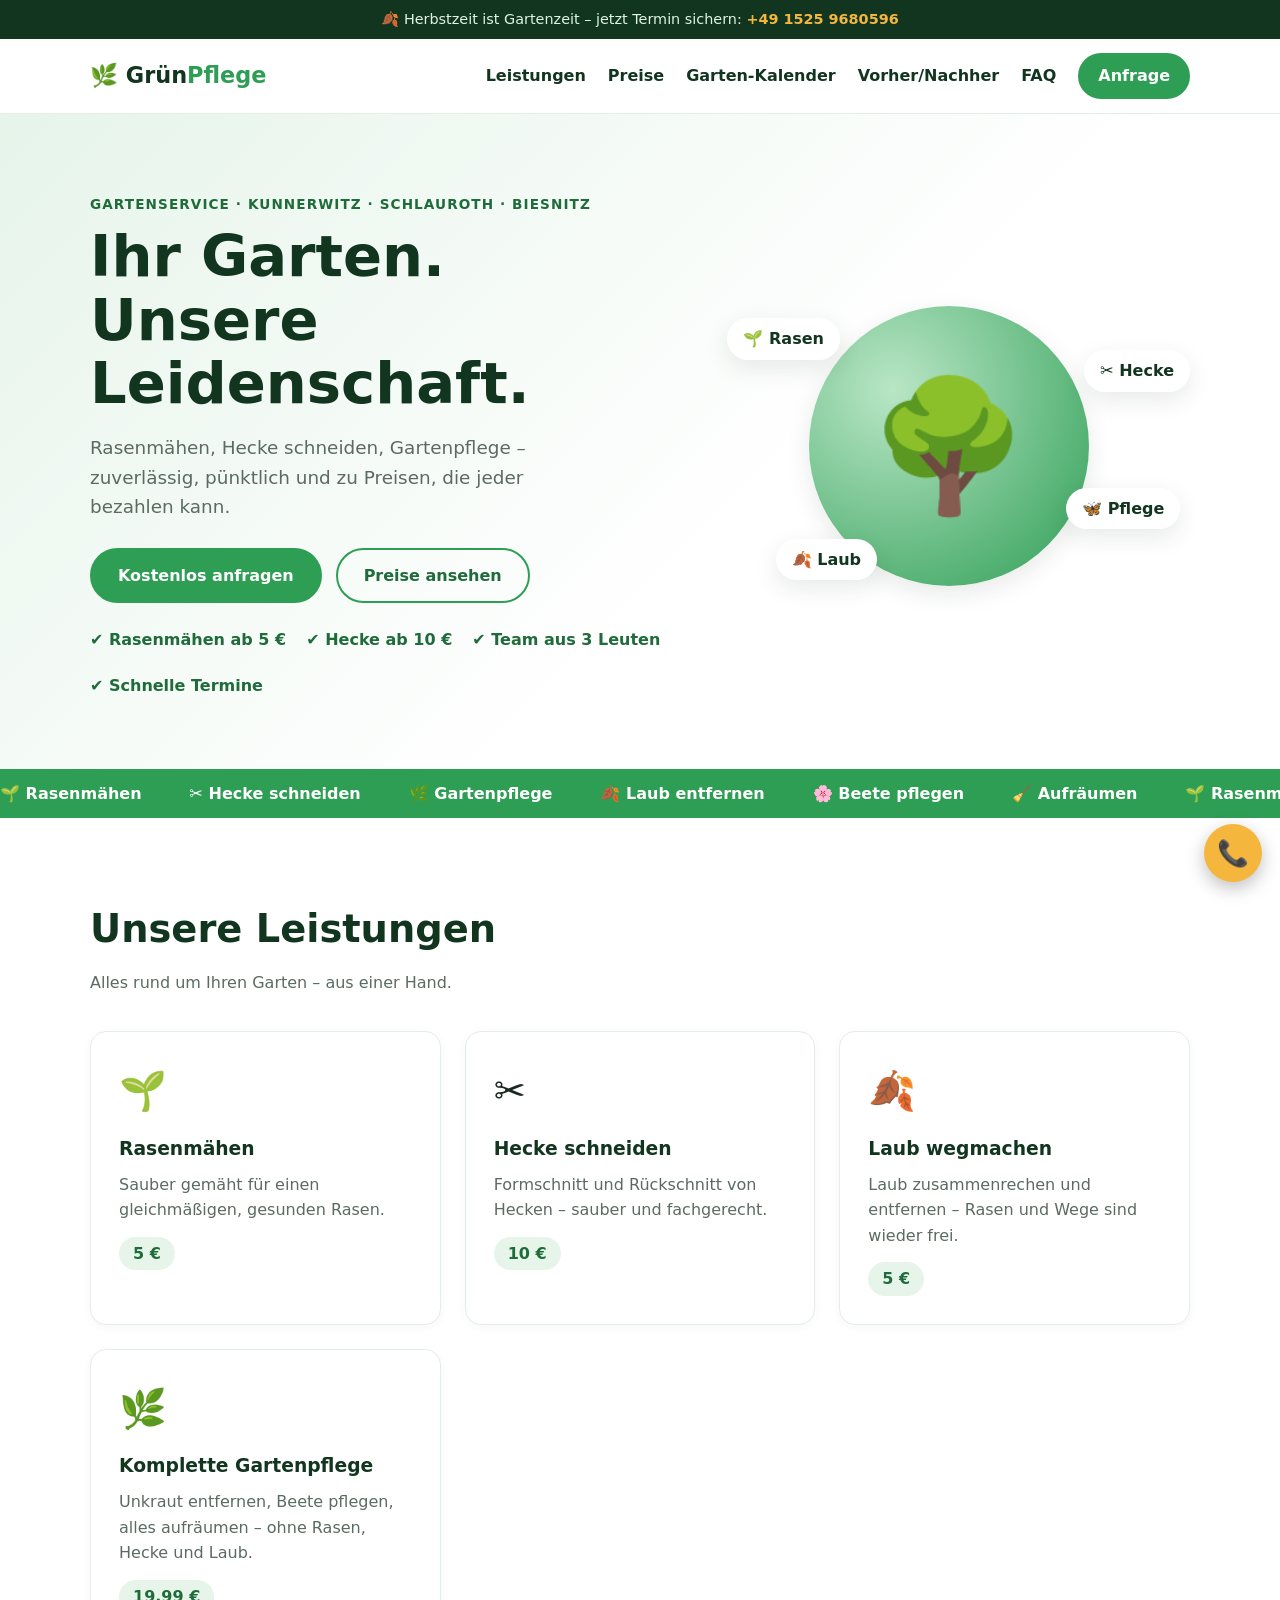
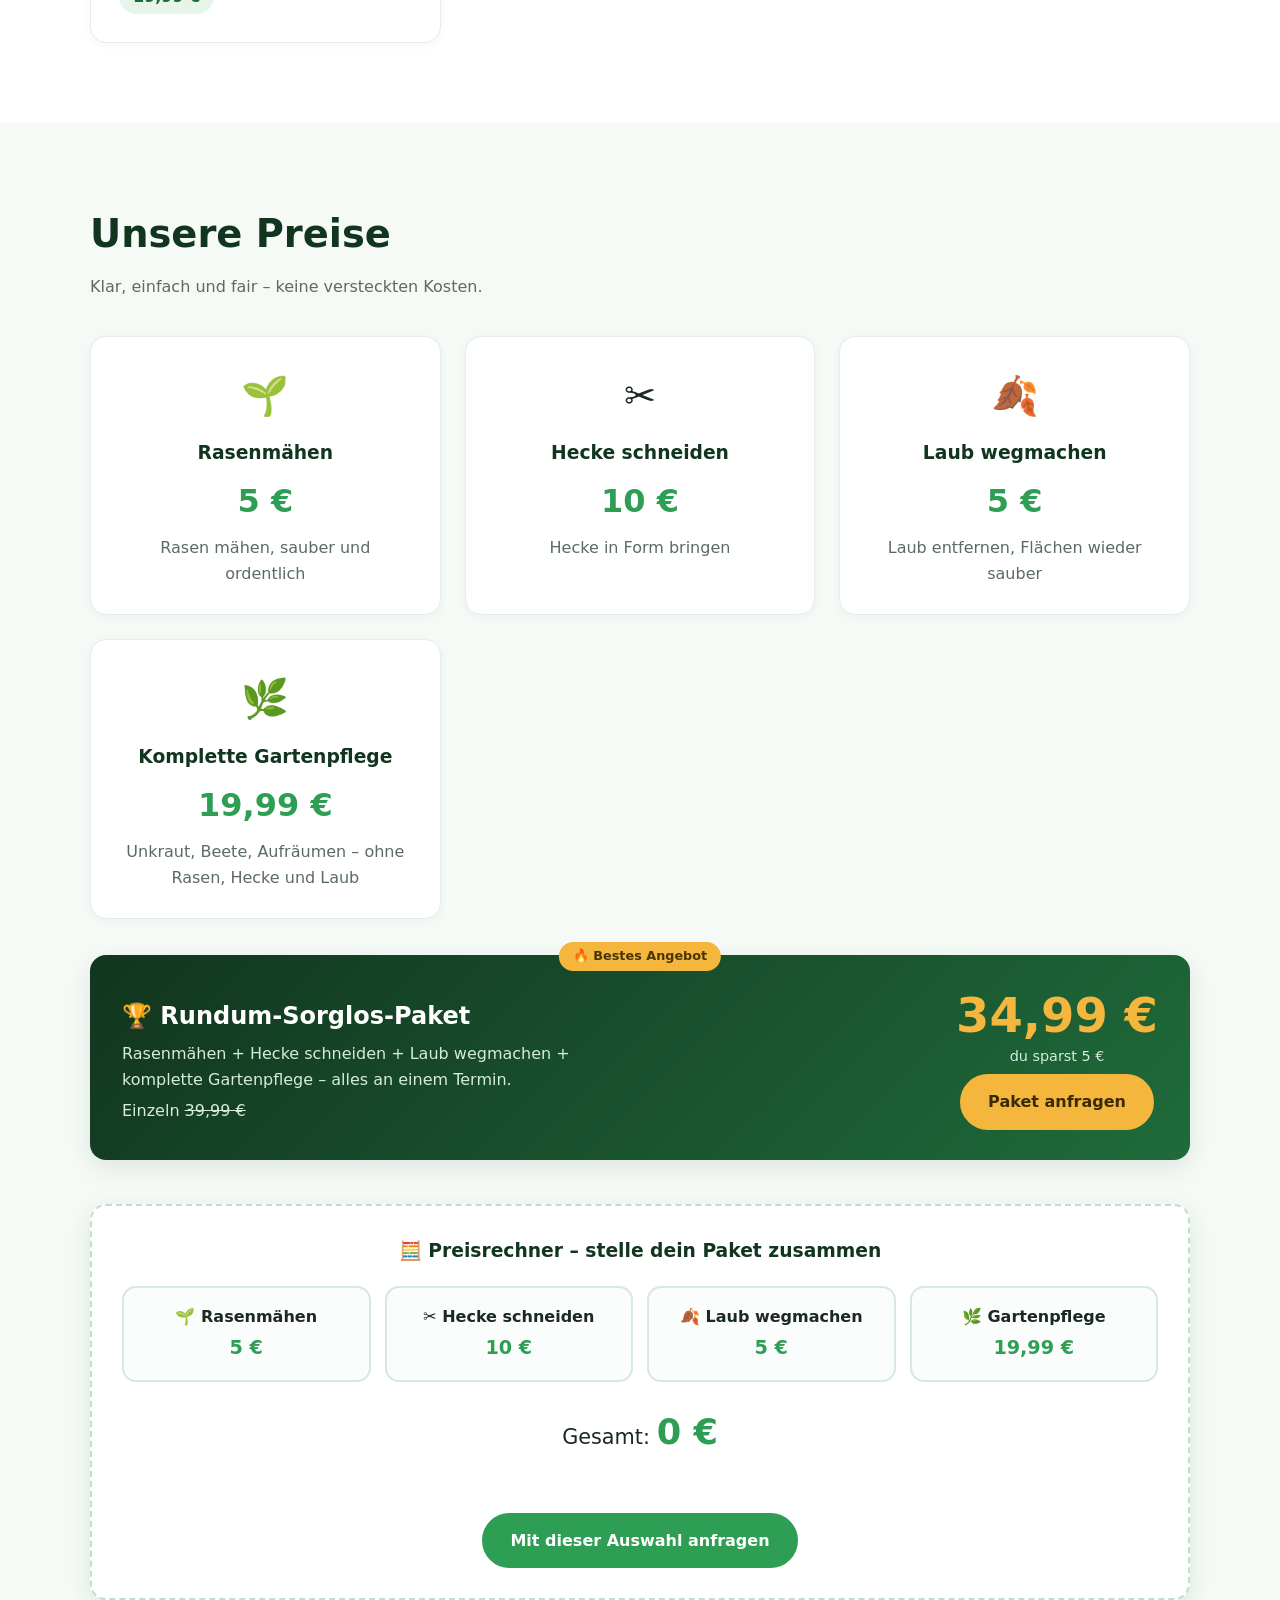
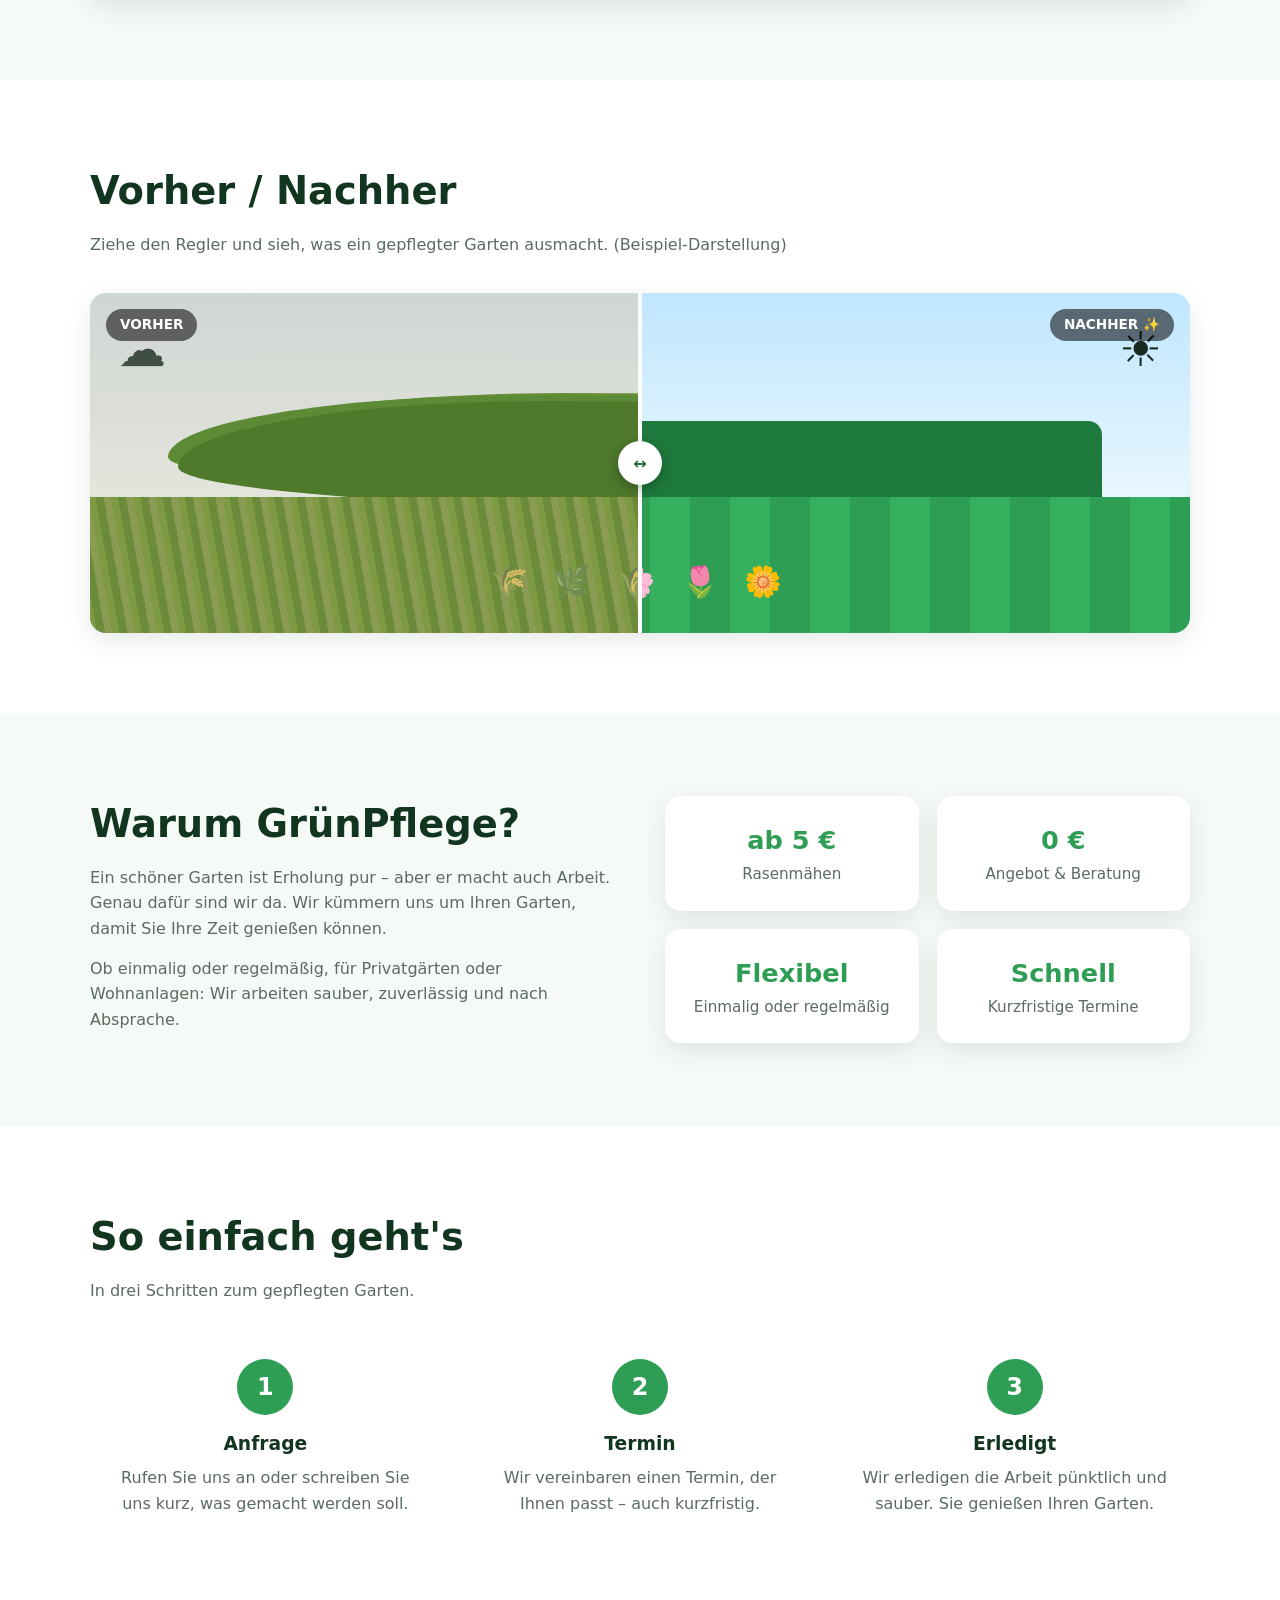
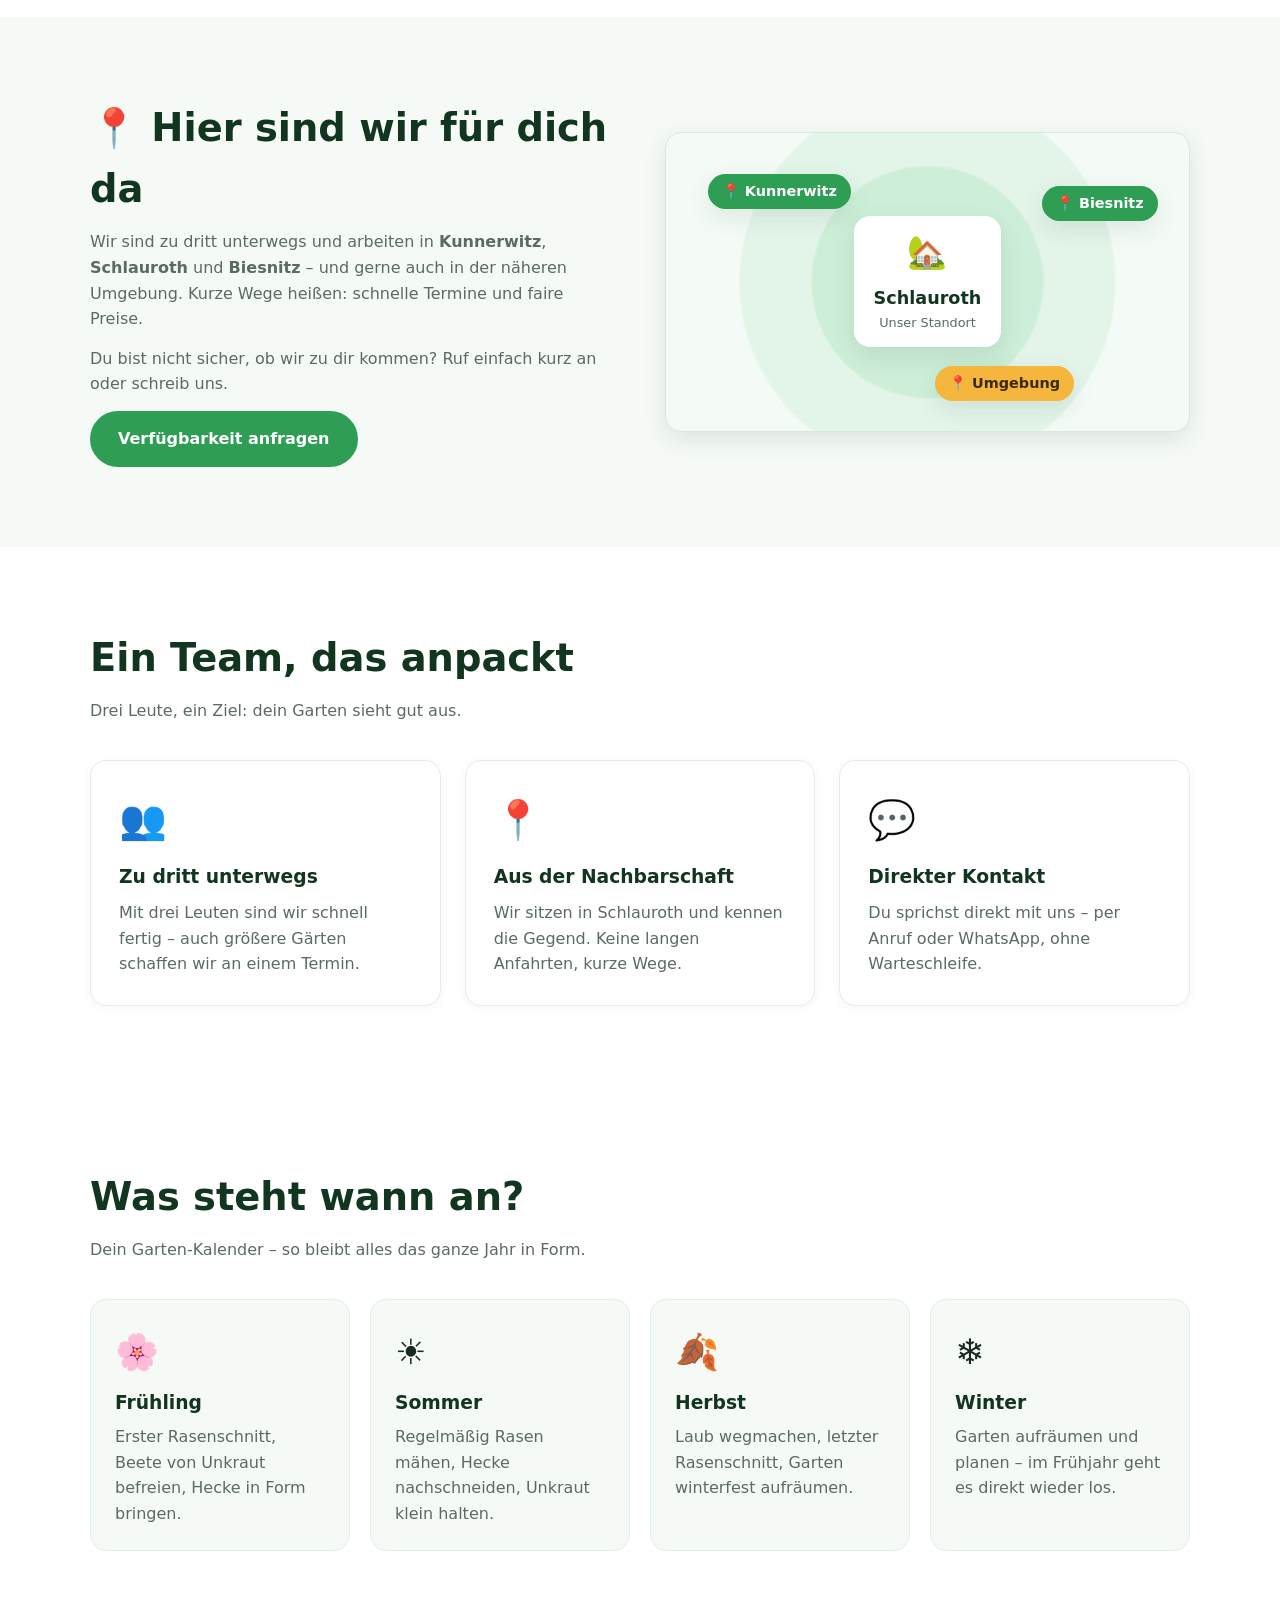
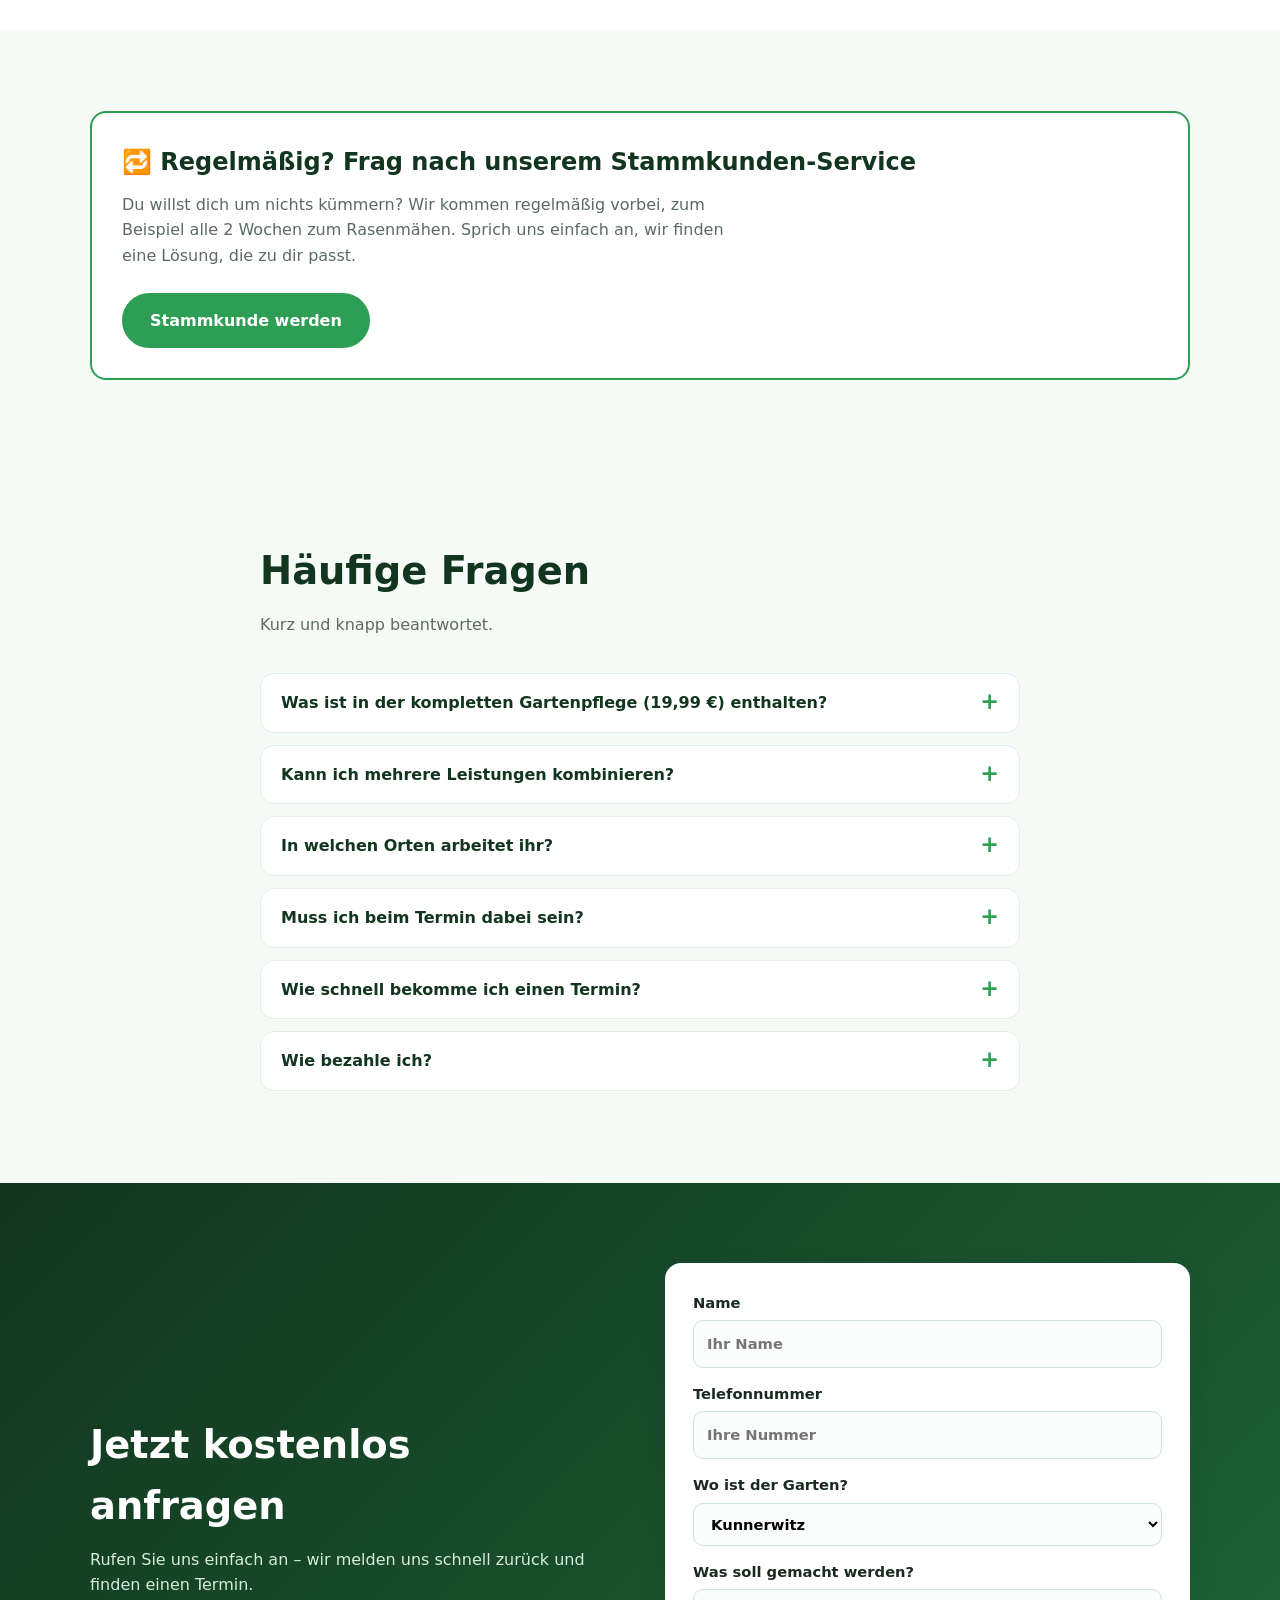
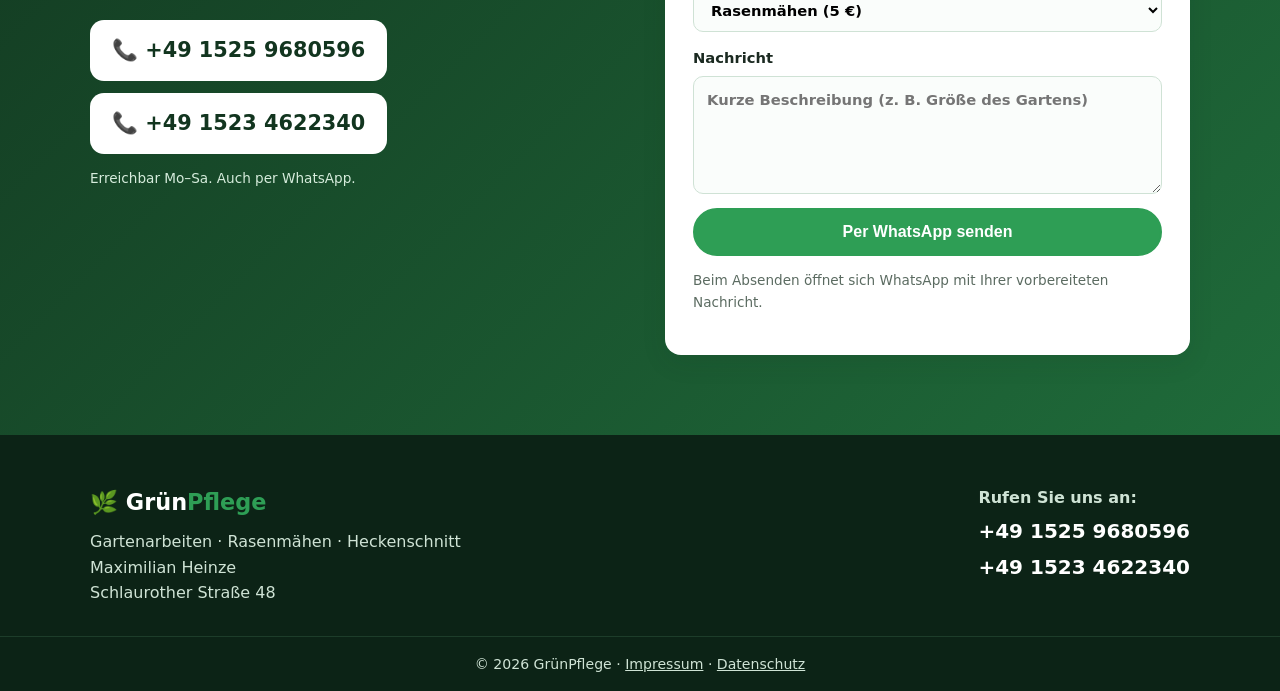
<file: index.html>
<!DOCTYPE html>
<html lang="de">
<head>
  <meta charset="UTF-8">
  <meta name="viewport" content="width=device-width, initial-scale=1">
  <title>GrünPflege – Gartenservice Görlitz: Rasenmähen, Hecke, Gartenpflege</title>
  <meta name="description" content="Ihr zuverlässiger Gartenservice: Rasenmähen 5 €, Hecke schneiden 10 €, Laub wegmachen 5 €, Gartenpflege 19,99 €. Gartenservice in Görlitz-Biesnitz, Schlauroth und Kunnerwitz. Jetzt anfragen!">
  <link rel="stylesheet" href="style.css">
  <script type="application/ld+json">
  {
    "@context": "https://schema.org",
    "@type": "LandscapingBusiness",
    "name": "GrünPflege",
    "founder": "Maximilian Heinze",
    "telephone": ["+49 1525 9680596", "+49 1523 4622340"],
    "address": {"@type": "PostalAddress", "streetAddress": "Schlaurother Straße 48", "addressLocality": "Görlitz", "addressCountry": "DE"},
    "areaServed": ["Kunnerwitz", "Schlauroth", "Biesnitz"]
  }
  </script>
</head>
<body>

  <div class="topbar">🍂 Herbstzeit ist Gartenzeit – jetzt Termin sichern: <a href="tel:+4915259680596">+49 1525 9680596</a></div>

  <header class="site-header">
    <div class="container header-inner">
      <a href="#top" class="logo">🌿 Grün<span>Pflege</span></a>
      <button class="nav-toggle" aria-label="Menü öffnen" aria-expanded="false">☰</button>
      <nav class="nav" id="nav">
        <a href="#leistungen">Leistungen</a>
        <a href="#preise">Preise</a>
        <a href="#saison">Garten-Kalender</a>
        <a href="#vorher-nachher">Vorher/Nachher</a>
        <a href="#faq">FAQ</a>
        <a href="#kontakt" class="btn btn-small">Anfrage</a>
      </nav>
    </div>
  </header>

  <main id="top">

    <!-- HERO -->
    <section class="hero">
      <div class="container hero-inner">
        <div class="hero-text reveal">
          <p class="eyebrow">Gartenservice · Kunnerwitz · Schlauroth · Biesnitz</p>
          <h1>Ihr Garten. <br>Unsere Leidenschaft.</h1>
          <p class="lead">Rasenmähen, Hecke schneiden, Gartenpflege – zuverlässig, pünktlich und zu Preisen, die jeder bezahlen kann.</p>
          <div class="hero-buttons">
            <a href="#kontakt" class="btn">Kostenlos anfragen</a>
            <a href="#preise" class="btn btn-outline">Preise ansehen</a>
          </div>
          <ul class="hero-points">
            <li>✔ Rasenmähen ab 5 €</li>
            <li>✔ Hecke ab 10 €</li>
            <li>✔ Team aus 3 Leuten</li>
            <li>✔ Schnelle Termine</li>
          </ul>
        </div>
        <div class="hero-art" aria-hidden="true">
          <div class="art-circle">🌳</div>
          <div class="art-chip chip1">🌱 Rasen</div>
          <div class="art-chip chip2">✂️ Hecke</div>
          <div class="art-chip chip3">🍂 Laub</div>
          <div class="art-chip chip4">🦋 Pflege</div>
        </div>
      </div>
    </section>

    <!-- LAUFBAND -->
    <div class="marquee" aria-hidden="true">
      <div class="marquee-track">
        <span>🌱 Rasenmähen</span><span>✂️ Hecke schneiden</span><span>🌿 Gartenpflege</span><span>🍂 Laub entfernen</span><span>🌸 Beete pflegen</span><span>🧹 Aufräumen</span>
        <span>🌱 Rasenmähen</span><span>✂️ Hecke schneiden</span><span>🌿 Gartenpflege</span><span>🍂 Laub entfernen</span><span>🌸 Beete pflegen</span><span>🧹 Aufräumen</span>
      </div>
    </div>

    <!-- LEISTUNGEN -->
    <section id="leistungen" class="section">
      <div class="container">
        <h2 class="reveal">Unsere Leistungen</h2>
        <p class="section-sub reveal">Alles rund um Ihren Garten – aus einer Hand.</p>
        <div class="cards">
          <article class="card reveal">
            <div class="icon">🌱</div>
            <h3>Rasenmähen</h3>
            <p>Sauber gemäht für einen gleichmäßigen, gesunden Rasen.</p>
            <span class="mini-price">5 €</span>
          </article>
          <article class="card reveal">
            <div class="icon">✂️</div>
            <h3>Hecke schneiden</h3>
            <p>Formschnitt und Rückschnitt von Hecken – sauber und fachgerecht.</p>
            <span class="mini-price">10 €</span>
          </article>
          <article class="card reveal">
            <div class="icon">🍂</div>
            <h3>Laub wegmachen</h3>
            <p>Laub zusammenrechen und entfernen – Rasen und Wege sind wieder frei.</p>
            <span class="mini-price">5 €</span>
          </article>
          <article class="card reveal">
            <div class="icon">🌿</div>
            <h3>Komplette Gartenpflege</h3>
            <p>Unkraut entfernen, Beete pflegen, alles aufräumen – ohne Rasen, Hecke und Laub.</p>
            <span class="mini-price">19,99 €</span>
          </article>
        </div>
      </div>
    </section>

    <!-- PREISE -->
    <section id="preise" class="section section-alt">
      <div class="container">
        <h2 class="reveal">Unsere Preise</h2>
        <p class="section-sub reveal">Klar, einfach und fair – keine versteckten Kosten.</p>
        <div class="cards">
          <article class="card price reveal">
            <div class="icon">🌱</div>
            <h3>Rasenmähen</h3>
            <p class="price-tag">5 €</p>
            <p>Rasen mähen, sauber und ordentlich</p>
          </article>
          <article class="card price reveal">
            <div class="icon">✂️</div>
            <h3>Hecke schneiden</h3>
            <p class="price-tag">10 €</p>
            <p>Hecke in Form bringen</p>
          </article>
          <article class="card price reveal">
            <div class="icon">🍂</div>
            <h3>Laub wegmachen</h3>
            <p class="price-tag">5 €</p>
            <p>Laub entfernen, Flächen wieder sauber</p>
          </article>
          <article class="card price reveal">
            <div class="icon">🌿</div>
            <h3>Komplette Gartenpflege</h3>
            <p class="price-tag">19,99 €</p>
            <p>Unkraut, Beete, Aufräumen – ohne Rasen, Hecke und Laub</p>
          </article>
        </div>

        <div class="bundle reveal">
          <span class="badge">🔥 Bestes Angebot</span>
          <div class="bundle-text">
            <h3>🏆 Rundum-Sorglos-Paket</h3>
            <p>Rasenmähen + Hecke schneiden + Laub wegmachen + komplette Gartenpflege – alles an einem Termin.</p>
            <p class="bundle-old">Einzeln <s>39,99 €</s></p>
          </div>
          <div class="bundle-price"><strong>34,99 €</strong><span>du sparst 5 €</span><a href="#kontakt" class="btn" data-bundle>Paket anfragen</a></div>
        </div>

        <!-- Preisrechner -->
        <div class="calc reveal">
          <h3>🧮 Preisrechner – stelle dein Paket zusammen</h3>
          <div class="calc-grid">
            <label class="calc-item"><input type="checkbox" data-price="5" data-name="Rasenmähen"><span class="calc-box"><b>🌱 Rasenmähen</b><em>5 €</em></span></label>
            <label class="calc-item"><input type="checkbox" data-price="10" data-name="Hecke schneiden"><span class="calc-box"><b>✂️ Hecke schneiden</b><em>10 €</em></span></label>
            <label class="calc-item"><input type="checkbox" data-price="5" data-name="Laub wegmachen"><span class="calc-box"><b>🍂 Laub wegmachen</b><em>5 €</em></span></label>
            <label class="calc-item"><input type="checkbox" data-price="19.99" data-name="Komplette Gartenpflege"><span class="calc-box"><b>🌿 Gartenpflege</b><em>19,99 €</em></span></label>
          </div>
          <div class="calc-total">Gesamt: <strong id="calc-sum">0 €</strong></div>
          <p class="calc-hint" id="calc-hint"></p>
          <a href="#kontakt" class="btn" id="calc-send">Mit dieser Auswahl anfragen</a>
        </div>
      </div>
    </section>

    <!-- VORHER / NACHHER -->
    <section id="vorher-nachher" class="section">
      <div class="container">
        <h2 class="reveal">Vorher / Nachher</h2>
        <p class="section-sub reveal">Ziehe den Regler und sieh, was ein gepflegter Garten ausmacht. (Beispiel-Darstellung)</p>
        <div class="ba reveal" id="ba">
          <div class="ba-scene ba-after">
            <div class="sun">☀️</div>
            <div class="hedge neat"></div>
            <div class="lawn neat"></div>
            <div class="flowers">🌷 🌼 🌸 🌷 🌼</div>
            <span class="ba-label right">NACHHER ✨</span>
          </div>
          <div class="ba-scene ba-before" id="ba-before">
            <div class="sun dim">☁️</div>
            <div class="hedge messy"></div>
            <div class="lawn messy"></div>
            <div class="flowers weeds">🌾 🌿 🌾 🌿 🌾</div>
            <span class="ba-label left">VORHER</span>
          </div>
          <div class="ba-handle" id="ba-handle"><span>↔</span></div>
          <input type="range" min="0" max="100" value="50" id="ba-range" aria-label="Vorher/Nachher Regler">
        </div>
      </div>
    </section>

    <!-- ÜBER UNS -->
    <section id="ueber-uns" class="section section-alt">
      <div class="container two-col">
        <div class="reveal">
          <h2>Warum GrünPflege?</h2>
          <p>Ein schöner Garten ist Erholung pur – aber er macht auch Arbeit. Genau dafür sind wir da. Wir kümmern uns um Ihren Garten, damit Sie Ihre Zeit genießen können.</p>
          <p>Ob einmalig oder regelmäßig, für Privatgärten oder Wohnanlagen: Wir arbeiten sauber, zuverlässig und nach Absprache.</p>
        </div>
        <div class="stats reveal">
          <div class="stat"><strong>ab 5 €</strong><span>Rasenmähen</span></div>
          <div class="stat"><strong>0 €</strong><span>Angebot & Beratung</span></div>
          <div class="stat"><strong>Flexibel</strong><span>Einmalig oder regelmäßig</span></div>
          <div class="stat"><strong>Schnell</strong><span>Kurzfristige Termine</span></div>
        </div>
      </div>
    </section>

    <!-- ABLAUF -->
    <section id="ablauf" class="section">
      <div class="container">
        <h2 class="reveal">So einfach geht's</h2>
        <p class="section-sub reveal">In drei Schritten zum gepflegten Garten.</p>
        <div class="steps">
          <div class="step reveal"><span class="num">1</span><h3>Anfrage</h3><p>Rufen Sie uns an oder schreiben Sie uns kurz, was gemacht werden soll.</p></div>
          <div class="step reveal"><span class="num">2</span><h3>Termin</h3><p>Wir vereinbaren einen Termin, der Ihnen passt – auch kurzfristig.</p></div>
          <div class="step reveal"><span class="num">3</span><h3>Erledigt</h3><p>Wir erledigen die Arbeit pünktlich und sauber. Sie genießen Ihren Garten.</p></div>
        </div>
      </div>
    </section>

    <!-- EINSATZGEBIET -->
    <section id="einsatzgebiet" class="section section-alt">
      <div class="container two-col">
        <div class="reveal">
          <h2>📍 Hier sind wir für dich da</h2>
          <p>Wir sind zu dritt unterwegs und arbeiten in <strong>Kunnerwitz</strong>, <strong>Schlauroth</strong> und <strong>Biesnitz</strong> – und gerne auch in der näheren Umgebung. Kurze Wege heißen: schnelle Termine und faire Preise.</p>
          <p>Du bist nicht sicher, ob wir zu dir kommen? Ruf einfach kurz an oder schreib uns.</p>
          <a href="#kontakt" class="btn">Verfügbarkeit anfragen</a>
        </div>
        <div class="area reveal">
          <div class="area-center">🏡<br><b>Schlauroth</b><small>Unser Standort</small></div>
          <span class="pin p1">📍 Kunnerwitz</span>
          <span class="pin p2">📍 Biesnitz</span>
          <span class="pin p3">📍 Umgebung</span>
        </div>
      </div>
    </section>

    <!-- TEAM -->
    <section class="section">
      <div class="container">
        <h2 class="reveal">Ein Team, das anpackt</h2>
        <p class="section-sub reveal">Drei Leute, ein Ziel: dein Garten sieht gut aus.</p>
        <div class="cards">
          <article class="card reveal"><div class="icon">👥</div><h3>Zu dritt unterwegs</h3><p>Mit drei Leuten sind wir schnell fertig – auch größere Gärten schaffen wir an einem Termin.</p></article>
          <article class="card reveal"><div class="icon">📍</div><h3>Aus der Nachbarschaft</h3><p>Wir sitzen in Schlauroth und kennen die Gegend. Keine langen Anfahrten, kurze Wege.</p></article>
          <article class="card reveal"><div class="icon">💬</div><h3>Direkter Kontakt</h3><p>Du sprichst direkt mit uns – per Anruf oder WhatsApp, ohne Warteschleife.</p></article>
        </div>
      </div>
    </section>

    <!-- SAISON -->
    <section id="saison" class="section">
      <div class="container">
        <h2 class="reveal">Was steht wann an?</h2>
        <p class="section-sub reveal">Dein Garten-Kalender – so bleibt alles das ganze Jahr in Form.</p>
        <div class="seasons">
          <div class="season reveal"><span>🌸</span><h3>Frühling</h3><p>Erster Rasenschnitt, Beete von Unkraut befreien, Hecke in Form bringen.</p></div>
          <div class="season reveal"><span>☀️</span><h3>Sommer</h3><p>Regelmäßig Rasen mähen, Hecke nachschneiden, Unkraut klein halten.</p></div>
          <div class="season reveal"><span>🍂</span><h3>Herbst</h3><p>Laub wegmachen, letzter Rasenschnitt, Garten winterfest aufräumen.</p></div>
          <div class="season reveal"><span>❄️</span><h3>Winter</h3><p>Garten aufräumen und planen – im Frühjahr geht es direkt wieder los.</p></div>
        </div>
      </div>
    </section>

    <!-- STAMMKUNDEN -->
    <section class="section section-alt">
      <div class="container">
        <div class="regular reveal">
          <div>
            <h2>🔁 Regelmäßig? Frag nach unserem Stammkunden-Service</h2>
            <p>Du willst dich um nichts kümmern? Wir kommen regelmäßig vorbei, zum Beispiel alle 2 Wochen zum Rasenmähen. Sprich uns einfach an, wir finden eine Lösung, die zu dir passt.</p>
          </div>
          <a href="#kontakt" class="btn">Stammkunde werden</a>
        </div>
      </div>
    </section>

    <!-- FAQ -->
    <section id="faq" class="section section-alt">
      <div class="container narrow">
        <h2 class="reveal">Häufige Fragen</h2>
        <p class="section-sub reveal">Kurz und knapp beantwortet.</p>
        <details class="faq reveal">
          <summary>Was ist in der kompletten Gartenpflege (19,99 €) enthalten?</summary>
          <p>Unkraut entfernen, Beete pflegen, Laub und Gartenabfälle zusammenmachen und aufräumen. Rasenmähen, Hecke schneiden und Laub wegmachen sind nicht dabei, die kannst du einzeln dazubuchen.</p>
        </details>
        <details class="faq reveal">
          <summary>Kann ich mehrere Leistungen kombinieren?</summary>
          <p>Ja! Mit dem Preisrechner siehst du direkt, was dein Paket kostet. Alles zusammen gibt es als Rundum-Sorglos-Paket für 34,99 € statt 39,99 € einzeln.</p>
        </details>
        <details class="faq reveal">
          <summary>In welchen Orten arbeitet ihr?</summary>
          <p>In Kunnerwitz, Schlauroth und Biesnitz und gerne auch in der näheren Umgebung. Frag einfach kurz nach.</p>
        </details>
        <details class="faq reveal">
          <summary>Muss ich beim Termin dabei sein?</summary>
          <p>Nein, nicht unbedingt. Wenn wir den Garten erreichen können, erledigen wir alles auch ohne dich.</p>
        </details>
        <details class="faq reveal">
          <summary>Wie schnell bekomme ich einen Termin?</summary>
          <p>Meist sehr kurzfristig. Ruf einfach an oder schreib uns, dann finden wir einen Termin.</p>
        </details>
        <details class="faq reveal">
          <summary>Wie bezahle ich?</summary>
          <p>Nach der Arbeit, ganz einfach. Details besprechen wir bei der Terminabsprache.</p>
        </details>
      </div>
    </section>

    <!-- KONTAKT -->
    <section id="kontakt" class="section contact">
      <div class="container two-col">
        <div class="reveal">
          <h2>Jetzt kostenlos anfragen</h2>
          <p>Rufen Sie uns einfach an – wir melden uns schnell zurück und finden einen Termin.</p>
          <div class="phones">
            <a class="phone" href="tel:+4915259680596">📞 +49 1525 9680596</a>
            <a class="phone" href="tel:+4915234622340">📞 +49 1523 4622340</a>
          </div>
          <p class="small">Erreichbar Mo–Sa. Auch per WhatsApp.</p>
        </div>
        <form class="form reveal" id="contact-form">
          <label>Name
            <input type="text" name="name" required placeholder="Ihr Name">
          </label>
          <label>Telefonnummer
            <input type="tel" name="telefon" required placeholder="Ihre Nummer">
          </label>
          <label>Wo ist der Garten?
            <select name="ort">
              <option>Kunnerwitz</option>
              <option>Schlauroth</option>
              <option>Biesnitz</option>
              <option>Andere Umgebung</option>
            </select>
          </label>
          <label>Was soll gemacht werden?
            <select name="leistung">
              <option>Rasenmähen (5 €)</option>
              <option>Hecke schneiden (10 €)</option>
              <option>Laub wegmachen (5 €)</option>
              <option>Komplette Gartenpflege (19,99 €)</option>
              <option>Rundum-Sorglos-Paket (34,99 €)</option>
              <option>Mehrere Leistungen</option>
              <option>Sonstiges</option>
            </select>
          </label>
          <label>Nachricht
            <textarea name="nachricht" rows="4" placeholder="Kurze Beschreibung (z. B. Größe des Gartens)"></textarea>
          </label>
          <button type="submit" class="btn">Per WhatsApp senden</button>
          <p class="small">Beim Absenden öffnet sich WhatsApp mit Ihrer vorbereiteten Nachricht.</p>
        </form>
      </div>
    </section>

  </main>

  <footer class="site-footer">
    <div class="container footer-inner">
      <div>
        <div class="logo">🌿 Grün<span>Pflege</span></div>
        <p>Gartenarbeiten · Rasenmähen · Heckenschnitt</p>
        <p>Maximilian Heinze<br>Schlaurother Straße 48</p>
      </div>
      <div class="footer-phones">
        <p><strong>Rufen Sie uns an:</strong></p>
        <p><a href="tel:+4915259680596">+49 1525 9680596</a></p>
        <p><a href="tel:+4915234622340">+49 1523 4622340</a></p>
      </div>
    </div>
    <div class="footer-bottom">
      <div class="container">
        <p>© <span id="year"></span> GrünPflege · <a href="impressum.html">Impressum</a> · <a href="datenschutz.html">Datenschutz</a></p>
      </div>
    </div>
  </footer>

  <a class="call-fab" href="tel:+4915259680596" aria-label="Jetzt anrufen">📞</a>

  <script src="script.js"></script>
</body>
</html>
</file>
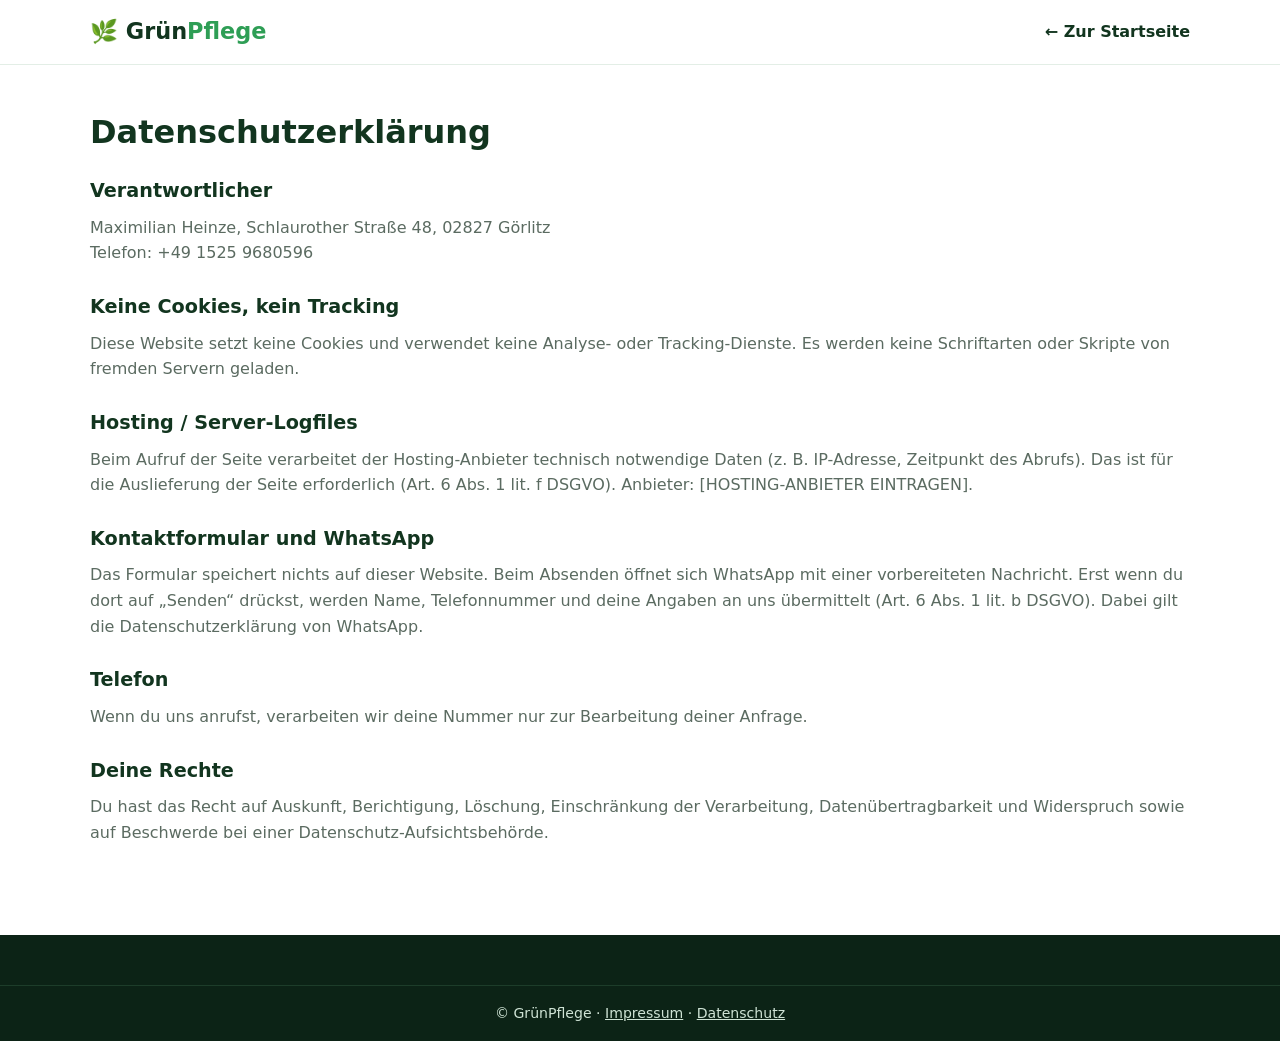
<file: datenschutz.html>
<!DOCTYPE html>
<html lang="de">
<head>
  <meta charset="UTF-8">
  <meta name="viewport" content="width=device-width, initial-scale=1">
  <meta name="robots" content="noindex">
  <title>Datenschutz – GrünPflege</title>
  <link rel="stylesheet" href="style.css">
</head>
<body>
  <header class="site-header"><div class="container header-inner"><a href="index.html" class="logo">🌿 Grün<span>Pflege</span></a><nav class="nav" style="display:flex"><a href="index.html">← Zur Startseite</a></nav></div></header>
  <main class="container legal">
    <h1>Datenschutzerklärung</h1>
    <h2>Verantwortlicher</h2>
    <p>Maximilian Heinze, Schlaurother Straße 48, 02827 Görlitz<br>Telefon: +49 1525 9680596</p>
    <h2>Keine Cookies, kein Tracking</h2>
    <p>Diese Website setzt keine Cookies und verwendet keine Analyse- oder Tracking-Dienste. Es werden keine Schriftarten oder Skripte von fremden Servern geladen.</p>
    <h2>Hosting / Server-Logfiles</h2>
    <p>Beim Aufruf der Seite verarbeitet der Hosting-Anbieter technisch notwendige Daten (z. B. IP-Adresse, Zeitpunkt des Abrufs). Das ist für die Auslieferung der Seite erforderlich (Art. 6 Abs. 1 lit. f DSGVO). Anbieter: [HOSTING-ANBIETER EINTRAGEN].</p>
    <h2>Kontaktformular und WhatsApp</h2>
    <p>Das Formular speichert nichts auf dieser Website. Beim Absenden öffnet sich WhatsApp mit einer vorbereiteten Nachricht. Erst wenn du dort auf „Senden“ drückst, werden Name, Telefonnummer und deine Angaben an uns übermittelt (Art. 6 Abs. 1 lit. b DSGVO). Dabei gilt die Datenschutzerklärung von WhatsApp.</p>
    <h2>Telefon</h2>
    <p>Wenn du uns anrufst, verarbeiten wir deine Nummer nur zur Bearbeitung deiner Anfrage.</p>
    <h2>Deine Rechte</h2>
    <p>Du hast das Recht auf Auskunft, Berichtigung, Löschung, Einschränkung der Verarbeitung, Datenübertragbarkeit und Widerspruch sowie auf Beschwerde bei einer Datenschutz-Aufsichtsbehörde.</p>
  </main>
  <footer class="site-footer"><div class="footer-bottom"><div class="container"><p>© GrünPflege · <a href="impressum.html">Impressum</a> · <a href="datenschutz.html">Datenschutz</a></p></div></div></footer>
</body>
</html>
</file>
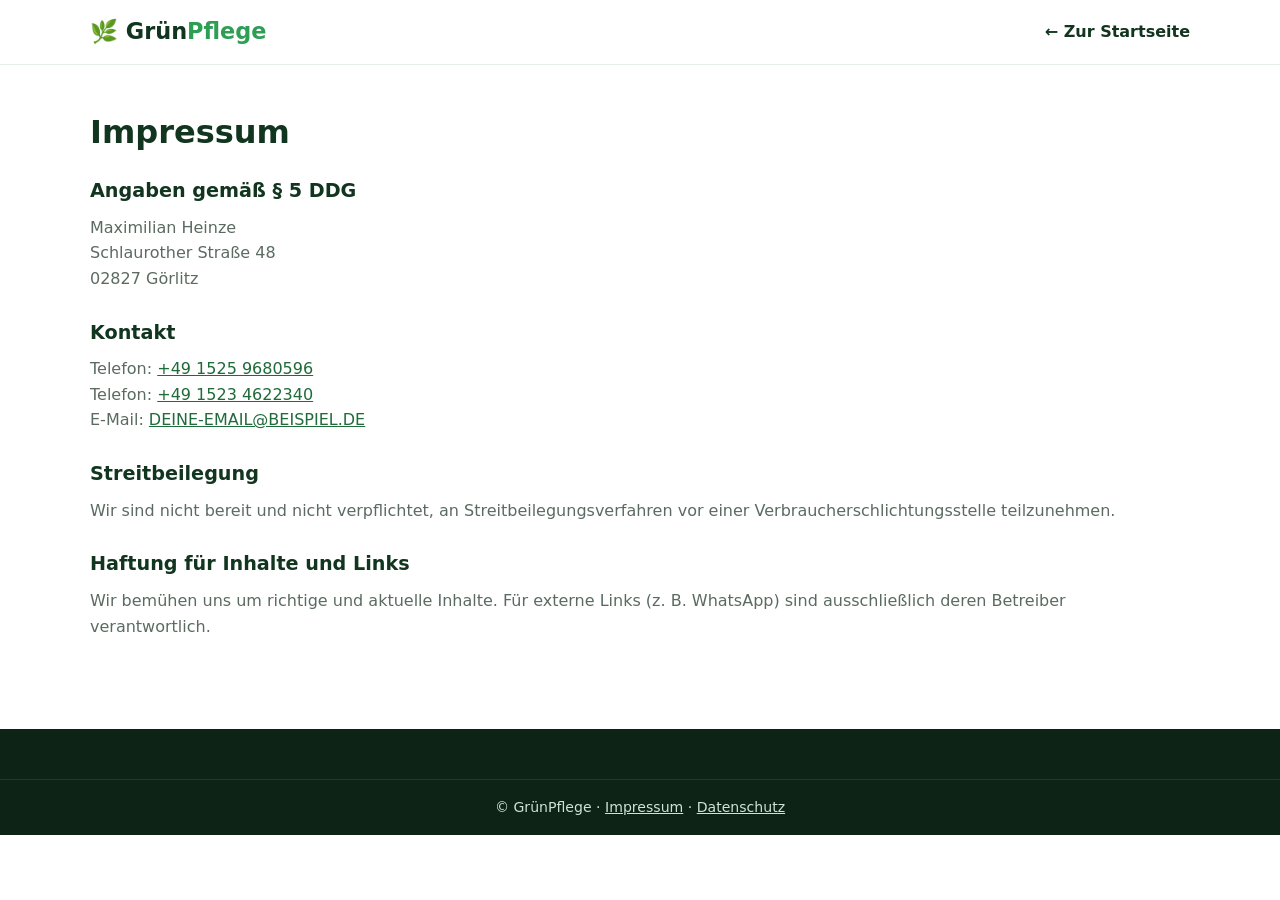
<file: impressum.html>
<!DOCTYPE html>
<html lang="de">
<head>
  <meta charset="UTF-8">
  <meta name="viewport" content="width=device-width, initial-scale=1">
  <meta name="robots" content="noindex">
  <title>Impressum – GrünPflege</title>
  <link rel="stylesheet" href="style.css">
</head>
<body>
  <header class="site-header"><div class="container header-inner"><a href="index.html" class="logo">🌿 Grün<span>Pflege</span></a><nav class="nav" style="display:flex"><a href="index.html">← Zur Startseite</a></nav></div></header>
  <main class="container legal">
    <h1>Impressum</h1>
    <h2>Angaben gemäß § 5 DDG</h2>
    <p>Maximilian Heinze<br>Schlaurother Straße 48<br>02827 Görlitz</p>
    <h2>Kontakt</h2>
    <p>Telefon: <a href="tel:+4915259680596">+49 1525 9680596</a><br>
    Telefon: <a href="tel:+4915234622340">+49 1523 4622340</a><br>
    E-Mail: <a href="mailto:DEINE-EMAIL@BEISPIEL.DE">DEINE-EMAIL@BEISPIEL.DE</a></p>
    <h2>Streitbeilegung</h2>
    <p>Wir sind nicht bereit und nicht verpflichtet, an Streitbeilegungsverfahren vor einer Verbraucherschlichtungsstelle teilzunehmen.</p>
    <h2>Haftung für Inhalte und Links</h2>
    <p>Wir bemühen uns um richtige und aktuelle Inhalte. Für externe Links (z. B. WhatsApp) sind ausschließlich deren Betreiber verantwortlich.</p>
  </main>
  <footer class="site-footer"><div class="footer-bottom"><div class="container"><p>© GrünPflege · <a href="impressum.html">Impressum</a> · <a href="datenschutz.html">Datenschutz</a></p></div></div></footer>
</body>
</html>
</file>
<file: style.css>
:root {
  --green-900: #12351f;
  --green-700: #1f6b3a;
  --green-500: #2e9e55;
  --green-100: #e6f4ea;
  --sun: #f4b63d;
  --ink: #1b2a21;
  --muted: #5b6b61;
  --bg: #ffffff;
  --bg-alt: #f5faf6;
  --radius: 16px;
  --shadow: 0 8px 24px rgba(18, 53, 31, 0.10);
}

* { box-sizing: border-box; margin: 0; padding: 0; }
html { scroll-behavior: smooth; }
body {
  font-family: system-ui, -apple-system, "Segoe UI", Roboto, Arial, sans-serif;
  color: var(--ink);
  background: var(--bg);
  line-height: 1.6;
}
a { color: inherit; text-decoration: none; }
.container { width: min(1100px, 92%); margin: 0 auto; }

/* Header */
.site-header {
  position: sticky; top: 0; z-index: 50;
  background: rgba(255,255,255,0.95);
  backdrop-filter: blur(8px);
  border-bottom: 1px solid #e3eee6;
}
.header-inner { display: flex; align-items: center; justify-content: space-between; padding: 14px 0; }
.logo { font-weight: 800; font-size: 1.4rem; color: var(--green-900); }
.logo span { color: var(--green-500); }
.nav { display: flex; align-items: center; gap: 22px; }
.nav a { font-weight: 600; color: var(--green-900); }
.nav a:hover { color: var(--green-500); }
.nav-toggle { display: none; background: none; border: 0; font-size: 1.8rem; cursor: pointer; color: var(--green-900); }

/* Buttons */
.btn {
  display: inline-block; cursor: pointer; border: 2px solid var(--green-500);
  background: var(--green-500); color: #fff; font-weight: 700;
  padding: 13px 26px; border-radius: 999px; font-size: 1rem;
  transition: transform .15s, background .15s, box-shadow .15s;
}
.btn:hover { background: var(--green-700); border-color: var(--green-700); transform: translateY(-2px); box-shadow: var(--shadow); }
.btn-outline { background: transparent; color: var(--green-700); }
.btn-outline:hover { color: #fff; }
.btn-small { padding: 8px 18px; }
.nav .btn-small { color: #fff; }
.nav .btn-small:hover { color: #fff; }

/* Hero */
.hero {
  background: linear-gradient(135deg, var(--green-100), #fff 60%);
  padding: 80px 0 70px;
}
.hero-inner { display: grid; grid-template-columns: 1.2fr 1fr; gap: 40px; align-items: center; }
.eyebrow { color: var(--green-700); font-weight: 700; text-transform: uppercase; letter-spacing: .08em; font-size: .85rem; margin-bottom: 10px; }
h1 { font-size: clamp(2.2rem, 5vw, 3.6rem); line-height: 1.1; color: var(--green-900); margin-bottom: 18px; }
.lead { font-size: 1.15rem; color: var(--muted); max-width: 520px; margin-bottom: 26px; }
.hero-buttons { display: flex; gap: 14px; flex-wrap: wrap; margin-bottom: 24px; }
.hero-points { list-style: none; display: flex; gap: 20px; flex-wrap: wrap; color: var(--green-700); font-weight: 600; }

.hero-art { position: relative; display: grid; place-items: center; min-height: 320px; }
.art-circle {
  width: 280px; height: 280px; border-radius: 50%;
  background: radial-gradient(circle at 30% 30%, #b9e6c6, var(--green-500));
  display: grid; place-items: center; font-size: 8rem;
  box-shadow: var(--shadow);
}
.art-chip {
  position: absolute; background: #fff; padding: 8px 16px; border-radius: 999px;
  font-weight: 700; box-shadow: var(--shadow); color: var(--green-900);
  animation: float 4s ease-in-out infinite;
}
.chip1 { top: 10%; left: 4%; }
.chip2 { top: 20%; right: 0; animation-delay: .8s; }
.chip3 { bottom: 8%; left: 14%; animation-delay: 1.6s; }
@keyframes float { 0%,100% { transform: translateY(0); } 50% { transform: translateY(-10px); } }

/* Sections */
.section { padding: 80px 0; }
.section-alt { background: var(--bg-alt); }
h2 { font-size: clamp(1.7rem, 3.5vw, 2.4rem); color: var(--green-900); margin-bottom: 10px; }
.section-sub { color: var(--muted); margin-bottom: 36px; }

.cards { display: grid; grid-template-columns: repeat(auto-fit, minmax(260px, 1fr)); gap: 24px; }
.card {
  position: relative; background: #fff; border: 1px solid #e3eee6; border-radius: var(--radius);
  padding: 28px; box-shadow: 0 2px 10px rgba(18,53,31,.04);
  transition: transform .2s, box-shadow .2s;
}
.card:hover { transform: translateY(-6px); box-shadow: var(--shadow); }
.card .icon { font-size: 2.4rem; margin-bottom: 12px; }
.card h3 { color: var(--green-900); margin-bottom: 8px; }
.card p { color: var(--muted); }

.two-col { display: grid; grid-template-columns: 1fr 1fr; gap: 50px; align-items: center; }
.two-col p { margin-bottom: 14px; color: var(--muted); }
.stats { display: grid; grid-template-columns: 1fr 1fr; gap: 18px; }
.stat { background: #fff; border-radius: var(--radius); padding: 24px; text-align: center; box-shadow: var(--shadow); }
.stat strong { display: block; font-size: 1.6rem; color: var(--green-500); }
.stat span { color: var(--muted); font-size: .95rem; }

/* Steps */
.steps { display: grid; grid-template-columns: repeat(auto-fit, minmax(240px, 1fr)); gap: 24px; }
.step { text-align: center; padding: 20px; }
.num {
  display: inline-grid; place-items: center; width: 56px; height: 56px; border-radius: 50%;
  background: var(--green-500); color: #fff; font-size: 1.5rem; font-weight: 800; margin-bottom: 14px;
}
.step h3 { color: var(--green-900); margin-bottom: 6px; }
.step p { color: var(--muted); }

/* Prices */
.price { text-align: center; }
.price-tag { font-size: 2rem; font-weight: 800; color: var(--green-500) !important; margin: 8px 0; }
.price.featured { border: 2px solid var(--green-500); }
.badge {
  position: absolute; top: -13px; left: 50%; transform: translateX(-50%);
  background: var(--sun); color: #4a3500; font-weight: 800; font-size: .8rem;
  padding: 4px 14px; border-radius: 999px;
}
.note { text-align: center; color: var(--muted); margin-top: 26px; font-size: .95rem; }

/* Contact */
.contact { background: linear-gradient(135deg, var(--green-900), var(--green-700)); color: #fff; }
.contact h2 { color: #fff; }
.contact .two-col p { color: #d6ecdc; }
.phones { display: flex; flex-direction: column; gap: 12px; margin: 22px 0 14px; }
.phone {
  display: inline-block; background: #fff; color: var(--green-900); font-weight: 800;
  font-size: 1.3rem; padding: 14px 22px; border-radius: 14px; width: fit-content;
  transition: transform .15s;
}
.phone:hover { transform: scale(1.04); }
.small { font-size: .85rem; }

.form {
  background: #fff; color: var(--ink); border-radius: var(--radius); padding: 28px;
  display: grid; gap: 14px; box-shadow: var(--shadow);
}
.form label { display: grid; gap: 6px; font-weight: 600; font-size: .92rem; }
.form input, .form select, .form textarea {
  font: inherit; padding: 11px 13px; border: 1.5px solid #cfe2d5; border-radius: 10px; background: #fafdfb;
}
.form input:focus, .form select:focus, .form textarea:focus { outline: none; border-color: var(--green-500); }
.form .small { color: var(--muted) !important; }

/* Footer */
.site-footer { background: #0c2316; color: #cfe3d5; padding-top: 50px; }
.footer-inner { display: flex; justify-content: space-between; gap: 30px; flex-wrap: wrap; padding-bottom: 30px; }
.site-footer .logo { color: #fff; margin-bottom: 8px; }
.footer-phones a { font-size: 1.25rem; font-weight: 800; color: #fff; }
.footer-phones a:hover { color: var(--sun); }
.footer-phones p { margin-bottom: 4px; }
.footer-bottom { border-top: 1px solid #1d3d2a; padding: 16px 0; font-size: .88rem; text-align: center; }

/* Floating call button */
.call-fab {
  position: fixed; right: 18px; bottom: 18px; z-index: 60;
  width: 58px; height: 58px; border-radius: 50%; display: grid; place-items: center;
  background: var(--sun); font-size: 1.6rem; box-shadow: 0 6px 18px rgba(0,0,0,.25);
}

/* Topbar */
.topbar { background: var(--green-900); color: #dff3e5; text-align: center; padding: 8px 12px; font-size: .9rem; }
.topbar a { color: var(--sun); font-weight: 800; }

/* Marquee */
.marquee { overflow: hidden; background: var(--green-500); color: #fff; padding: 12px 0; font-weight: 700; }
.marquee-track { display: flex; gap: 48px; width: max-content; animation: scroll 28s linear infinite; }
.marquee-track span { white-space: nowrap; }
@keyframes scroll { to { transform: translateX(-50%); } }
.chip4 { bottom: 24%; right: 2%; animation-delay: 2.2s; }

/* Mini price on cards */
.mini-price {
  display: inline-block; margin-top: 14px; background: var(--green-100); color: var(--green-700);
  font-weight: 800; padding: 4px 14px; border-radius: 999px;
}
.narrow { width: min(760px, 92%); }

/* Reveal animation */
.reveal { opacity: 0; transform: translateY(26px); transition: opacity .7s ease, transform .7s ease; }
.reveal.in { opacity: 1; transform: none; }

/* Price calculator */
.calc {
  margin-top: 44px; background: #fff; border-radius: var(--radius); padding: 30px;
  box-shadow: var(--shadow); text-align: center; border: 2px dashed #bfe0c8;
}
.calc h3 { color: var(--green-900); margin-bottom: 20px; }
.calc-grid { display: grid; grid-template-columns: repeat(auto-fit, minmax(200px, 1fr)); gap: 14px; margin-bottom: 22px; }
.calc-item input { position: absolute; opacity: 0; }
.calc-box {
  display: flex; flex-direction: column; gap: 4px; padding: 16px; border-radius: 14px; cursor: pointer;
  border: 2px solid #d6e9dc; background: #fafdfb; transition: all .15s;
}
.calc-box em { font-style: normal; color: var(--green-500); font-weight: 800; font-size: 1.2rem; }
.calc-item input:checked + .calc-box { border-color: var(--green-500); background: var(--green-100); transform: scale(1.03); }
.calc-item input:focus-visible + .calc-box { outline: 3px solid var(--sun); }
.calc-total { font-size: 1.3rem; margin-bottom: 16px; }
.calc-total strong { font-size: 2.2rem; color: var(--green-500); }

/* Before / After */
.ba {
  position: relative; height: 340px; border-radius: var(--radius); overflow: hidden;
  box-shadow: var(--shadow); user-select: none; touch-action: pan-y;
}
.ba-scene { position: absolute; inset: 0; overflow: hidden; }
.ba-after { background: linear-gradient(#bfe6ff, #e8f7ff 60%); }
.ba-before { background: linear-gradient(#cfd6d3, #e4e4dc 60%); clip-path: inset(0 50% 0 0); }
.sun { position: absolute; top: 18px; right: 28px; font-size: 3rem; }
.sun.dim { right: auto; left: 28px; opacity: .8; }
.hedge { position: absolute; left: 8%; right: 8%; bottom: 36%; height: 90px; }
.hedge.neat { background: #1f7a3d; border-radius: 14px; box-shadow: inset 0 -8px 0 rgba(0,0,0,.12); }
.hedge.messy {
  background: #4f7a2c; height: 110px; border-radius: 40% 60% 30% 70% / 60% 30% 70% 40%;
  box-shadow: -14px -10px 0 -4px #5d8a34, 16px -14px 0 -6px #6a8f3a;
}
.lawn { position: absolute; left: 0; right: 0; bottom: 0; height: 40%; }
.lawn.neat { background: repeating-linear-gradient(90deg, #35b05f 0 40px, #2e9e55 40px 80px); }
.lawn.messy { background: repeating-linear-gradient(80deg, #7e9a45 0 7px, #6b8a3a 7px 15px, #8a9c52 15px 22px); }
.flowers { position: absolute; bottom: 8%; width: 100%; text-align: center; font-size: 1.9rem; letter-spacing: 8px; }
.flowers.weeds { filter: saturate(.5); }
.ba-label {
  position: absolute; top: 16px; background: rgba(0,0,0,.55); color: #fff; font-weight: 800;
  padding: 5px 14px; border-radius: 999px; font-size: .85rem;
}
.ba-label.left { left: 16px; }
.ba-label.right { right: 16px; }
.ba-handle {
  position: absolute; top: 0; bottom: 0; left: 50%; width: 4px; background: #fff; transform: translateX(-50%);
  pointer-events: none;
}
.ba-handle span {
  position: absolute; top: 50%; left: 50%; transform: translate(-50%, -50%);
  width: 44px; height: 44px; border-radius: 50%; background: #fff; display: grid; place-items: center;
  font-weight: 800; color: var(--green-700); box-shadow: 0 4px 14px rgba(0,0,0,.3);
}
.ba input[type=range] {
  position: absolute; inset: 0; width: 100%; height: 100%; opacity: 0; cursor: ew-resize; margin: 0;
}

/* FAQ */
.faq { background: #fff; border: 1px solid #e3eee6; border-radius: 14px; padding: 16px 20px; margin-bottom: 12px; }
.faq summary { cursor: pointer; font-weight: 700; color: var(--green-900); list-style: none; display: flex; justify-content: space-between; gap: 12px; }
.faq summary::-webkit-details-marker { display: none; }
.faq summary::after { content: "+"; font-size: 1.4rem; color: var(--green-500); line-height: 1; }
.faq[open] summary::after { content: "–"; }
.faq p { margin-top: 10px; color: var(--muted); }

@media (prefers-reduced-motion: reduce) {
  .reveal { opacity: 1; transform: none; transition: none; }
  .marquee-track, .art-chip { animation: none; }
}

/* Responsive */
@media (max-width: 820px) {
  .hero-inner, .two-col { grid-template-columns: 1fr; }
  .hero-art { min-height: 260px; }
  .art-circle { width: 220px; height: 220px; font-size: 6rem; }
  .nav-toggle { display: block; }
  .nav {
    display: none; position: absolute; top: 100%; left: 0; right: 0; background: #fff;
    flex-direction: column; padding: 18px; gap: 14px; border-bottom: 1px solid #e3eee6;
  }
  .nav.open { display: flex; }
  .section { padding: 60px 0; }
}

/* Bundle */
.bundle {
  position: relative; margin-top: 36px; display: flex; align-items: center; justify-content: space-between; gap: 24px; flex-wrap: wrap;
  background: linear-gradient(135deg, var(--green-900), var(--green-700)); color: #fff;
  border-radius: var(--radius); padding: 36px 32px 30px; box-shadow: var(--shadow);
}
.bundle h3 { font-size: 1.5rem; margin-bottom: 6px; }
.bundle p { color: #d6ecdc; max-width: 520px; }
.bundle-old { margin-top: 6px; }
.bundle-price { text-align: center; display: grid; gap: 6px; justify-items: center; }
.bundle-price strong { font-size: 3rem; line-height: 1; color: var(--sun); }
.bundle-price span { color: #d6ecdc; font-size: .9rem; }
.bundle .btn { background: var(--sun); border-color: var(--sun); color: #3a2a00; }
.bundle .btn:hover { background: #ffc85a; border-color: #ffc85a; }
.calc-hint { min-height: 1.4em; margin-bottom: 14px; color: var(--green-700); font-weight: 700; }

/* Seasons */
.seasons { display: grid; grid-template-columns: repeat(auto-fit, minmax(210px, 1fr)); gap: 20px; }
.season { background: var(--bg-alt); border-radius: var(--radius); padding: 24px; border: 1px solid #e3eee6; }
.season span { font-size: 2.2rem; }
.season h3 { color: var(--green-900); margin: 8px 0 6px; }
.season p { color: var(--muted); }

/* Regular customers */
.regular {
  display: flex; align-items: center; justify-content: space-between; gap: 24px; flex-wrap: wrap;
  background: #fff; border: 2px solid var(--green-500); border-radius: var(--radius); padding: 30px;
}
.regular h2 { font-size: 1.5rem; }
.regular p { color: var(--muted); max-width: 620px; }

/* Area */
.area {
  position: relative; min-height: 300px; border-radius: var(--radius); background:
    radial-gradient(circle at 50% 50%, #cdeed7 0 38%, transparent 39%),
    radial-gradient(circle at 50% 50%, #e3f5e9 0 62%, transparent 63%), #f4fbf6;
  border: 1px solid #d6e9dc; display: grid; place-items: center; box-shadow: var(--shadow);
}
.area-center { text-align: center; background: #fff; padding: 16px 20px; border-radius: 16px; box-shadow: var(--shadow); font-size: 2rem; line-height: 1.3; }
.area-center b { font-size: 1.1rem; color: var(--green-900); }
.area-center small { display: block; font-size: .8rem; color: var(--muted); }
.pin { position: absolute; background: var(--green-500); color: #fff; font-weight: 700; padding: 6px 14px; border-radius: 999px; font-size: .9rem; box-shadow: var(--shadow); }
.p1 { top: 14%; left: 8%; } .p2 { top: 18%; right: 6%; } .p3 { bottom: 10%; right: 22%; background: var(--sun); color: #3a2a00; }
.footer-bottom a { text-decoration: underline; }

/* Legal pages */
.legal { padding: 50px 0 80px; }
.legal h1 { font-size: 2rem; margin-bottom: 20px; }
.legal h2 { font-size: 1.2rem; margin: 26px 0 8px; }
.legal p { color: var(--muted); margin-bottom: 10px; }
.legal a { color: var(--green-700); text-decoration: underline; }
</file>
